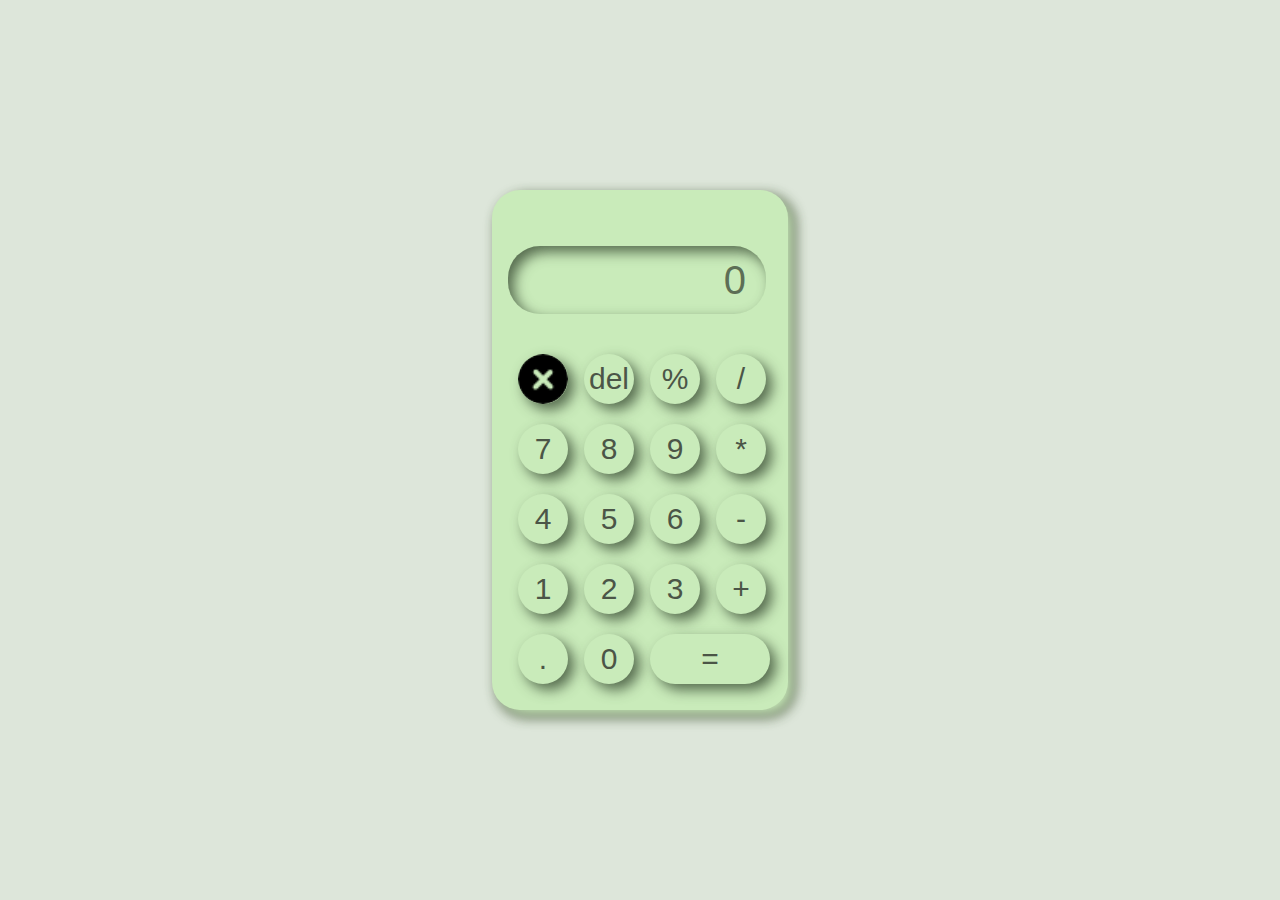
<file: index.html>
<!DOCTYPE html>
<html lang="en">
<head>
    <meta charset="UTF-8">
    <meta http-equiv="X-UA-Compatible" content="IE=edge">
    <meta name="viewport" content="width=device-width, initial-scale=1.0">
    <title>Calculator</title>
    <link rel="stylesheet" href="./styles.css">
</head>
<body>
  <div class="container">
    <div class="calculator">
      <input type="text" id="inputnum" placeholder="0">
      <button onclick="clr()"><img src="./images/cancel.png"></button>
      <button onclick="del()">del</button>  
      <button onclick="calc('%')">%</button>
      <button onclick="calc('/')">/</button>
      <button onclick="calc(7)">7</button>
      <button onclick="calc(8)">8</button>
      <button onclick="calc(9)">9</button>
      <button onclick="calc('*')">*</button>
      <button onclick="calc(4)">4</button>
      <button onclick="calc(5)">5</button>
      <button onclick="calc(6)">6</button>
      <button onclick="calc('-')">-</button>
      <button onclick="calc(1)">1</button>   
      <button onclick="calc(2)">2</button>
      <button onclick="calc(3)">3</button>
      <button onclick="calc('+')">+</button>   
      <button onclick="calc('.')">.</button>
      <button onclick="calc(0)">0</button>
      <button class="equal" onclick="Result()">=</button>      
    </div>

  </div>
       <script src="./main.js"></script>
</body>
</html>
</file>
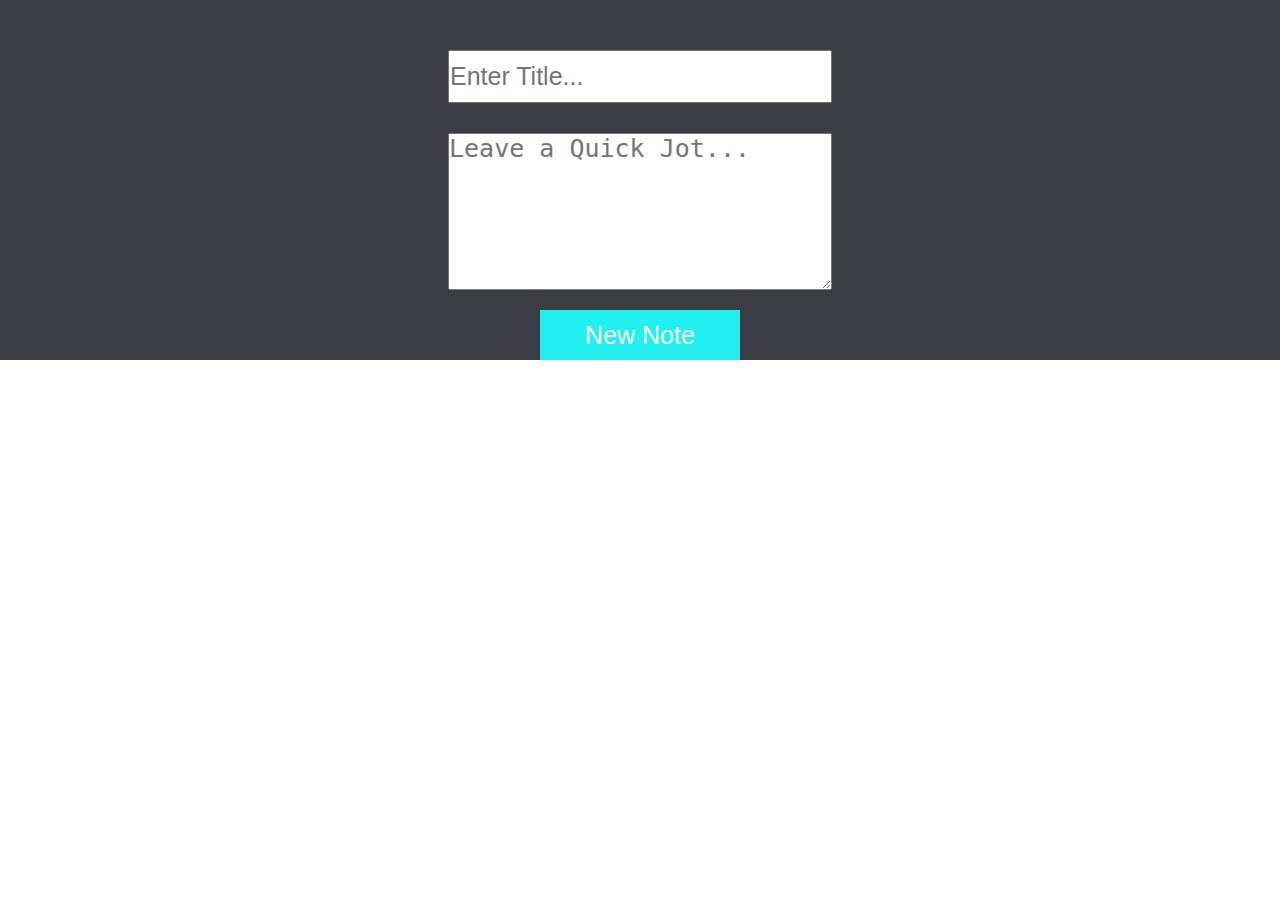
<file: QuickJot/src/index.html>
<!DOCTYPE html>
<html lang="en">
<head>
    <meta charset="UTF-8">
    <meta http-equiv="X-UA-Compatible" content="IE=edge">
    <meta name="viewport" content="width=device-width, initial-scale=1.0">
    <link rel="stylesheet" href="./css/style.css">
    <title>Document</title>

</head>
<body>
    <div class="input-containers">
        <div class="titleContainer">
            <input id="titleInput" type="text" placeholder="Enter Title...">
        </div>
        <div class="textArea-container">
            <textarea id="textArea"placeholder="Leave a Quick Jot..."></textarea>
        </div>
        <div class="button-container">
            <button type="button" class="add-note">
                New Note
            </button>
        </div>
    </div>
    <div class="note-body">
      
    </div>

    <script src="./js/main.js" ></script>
</body>
</html>
</file>
<file: styles.css>
*{
    margin: 0;
    padding: 0;
    box-sizing: border-box;
    outline: none;
    font-family: Arial, Helvetica, sans-serif;
    background-color: rgb(201, 235, 186);
}


.container{
    height: 100vh;
    display: flex;
    align-items: center;
    justify-content: center;
    background-color: rgb(221, 230, 218);

}
.calculator{
    box-shadow: 6px 6px 13px rgb(201, 235, 186),
                 6px 6px 13px rgb(31, 26, 26) ;
    border-radius: 28px;
    padding: 16px;
    display: grid;
    grid-template-columns: repeat(4,66px);
}
input {
    grid-column: span 4;
    height: 68px;
    width: 258px;
    box-shadow: inset 6px 6px 13px rgba(63, 83, 57, 0.836);
    background-color: rgb(201, 235, 186);
    border: none;
    border-radius: 32px;
    color: rgb(45, 54, 41);
    text-align: end;
    margin: 40px 0px 30px 0px;
    padding: 20px;
    font-size: 40px;
}
input::placeholder{
    color: rgba(45, 54, 41, 0.699);
}
button{
   
    box-shadow: 6px 6px 13px rgba(63, 83, 57, 0.836);
    background-color: rgb(201, 235, 186);
    border: none;
    border-radius: 50%;
    color: rgb(75, 85, 71);
    text-align: end;
    width: 50px;
    height: 50px;
    margin: 10px;
    font-size: 30px;
    text-align: center;

   

}
button img{
    width: 100%;
    border-radius: 50%;
}
button img:hover{
    color: rgba(243, 149, 7, 0.884);
}
button:hover {
   
    color: rgb(240, 243, 237);
    transition: all 0.25s ease;
    box-shadow:  6px 6px 13px rgba(243, 149, 7, 0.884);
}
.equal{
    width: 120px;
    border-radius: 42px;
}
</file>
<file: QuickJot/src/css/style.css>
*{
    margin: 0 auto;
    padding: 0 ;
    box-sizing: border-box;
}
body{
    width: 100%;
    height: 100vh;


}
.input-containers{
   width: 100%;
   height: 40%;
   background-color: rgb(60, 60, 68);
   background-attachment: fixed;
   display: flex;
   flex-direction: column;
}
.titleContainer{
    width: 30%;
    height: 100px;
    margin-top: 50px;
    margin-bottom: 30px;
}
.titleContainer input{
    width: 100%;
    height: 100%;
    color: rgb(73, 73, 73);
    font-size: 25px;
    outline: none;
}
.textArea-container{
    width: 30%;
    height: 300px;
    margin-bottom: 20px;

}
.textArea-container textarea{
    width: 100%;
    height: 100%;
    color: rgb(73, 73, 73);
    font-size: 25px;
    outline: none;
}
.button-container button{
    width: 200px;
    height: 50px;
    border: none;
    color: #fff;
    font-size: 25px;
    background-color: rgb(32, 240, 240);
}
.button-container button:hover{
    background-color: rgb(255, 196, 0);
  
}
.note-body{
    width: 100%;
    height: 60%;
    display:flex;
    flex-direction: row;
    flex-wrap: wrap;
}
.notes{
    margin-top: 20px;
    width: 400px;
    height: 400px;
    box-shadow: 8px 8px 11px rgb(60, 60, 68);
}
.note-delete-container{
    width: 100%;
    height:30px;
    background-color: rgb(60, 60, 68);
    display: flex;
    position: relative;
    

}
.note-delete-container button{
    position: absolute;
    bottom: 0px;
    right: 20px;
    width: 100px;
    height: 25px;
    font-size: 20px;
    color: #fff;
    background-color: transparent;
    outline: none;
    border: none;
}
.note-delete-container button:hover{
    color: #3dcfb0;
}
.content{
    display: flex;
    flex-direction: column;
}
.content h2{
    padding-top: 10px;
    padding-bottom: 20px;
}
.content p{
    font-size: 25px;
    text-align: center;
}
</file>
